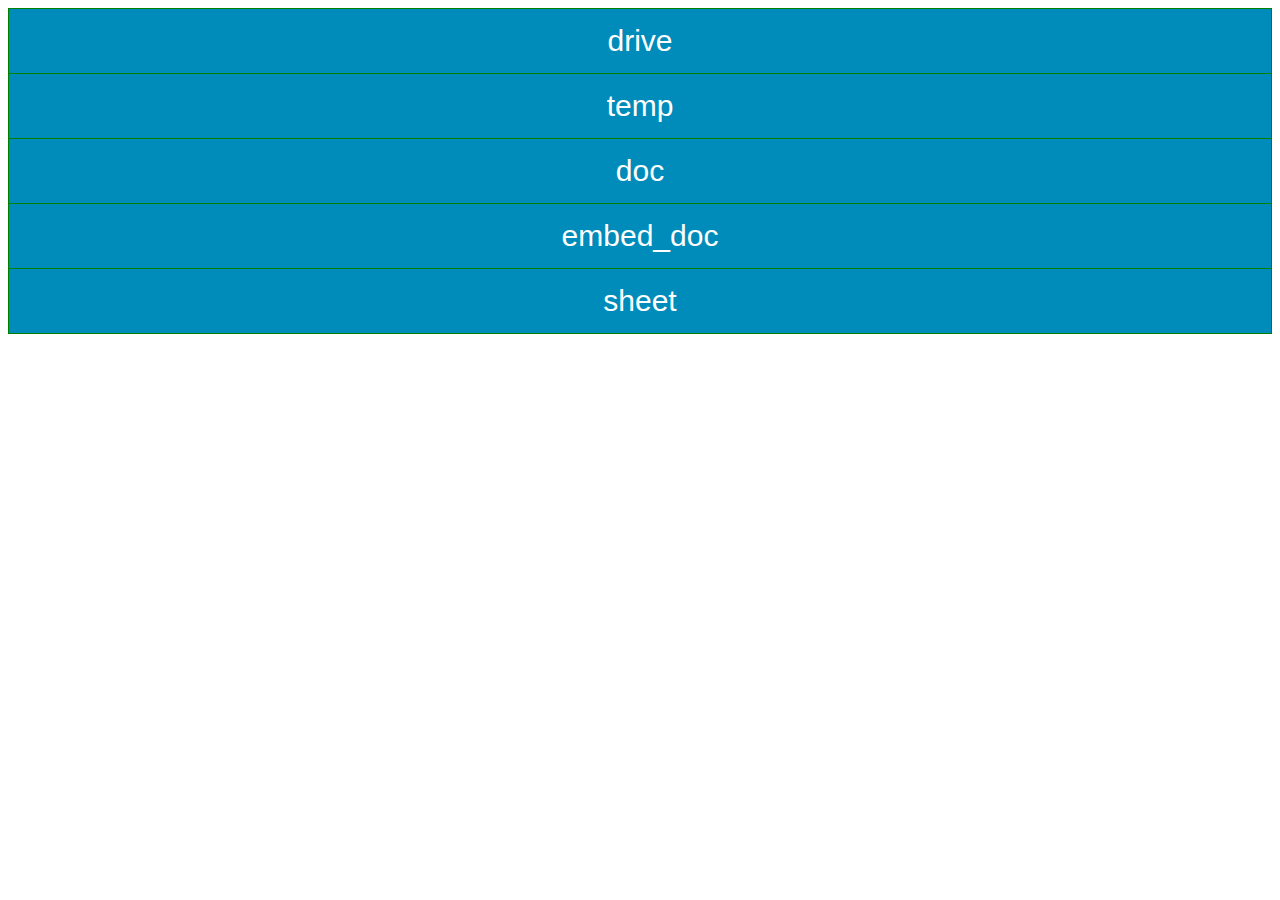
<file: index.html>
<!DOCTYPE html>
<html>
<head>
<style>
.btn-group .button {
  background-color: #008CBA; /* Green */
  border: 1px solid green;
  color: white;
  padding: 15px 32px;
  text-align: center;
  text-decoration: none;
  font-size: 30px;
  cursor: pointer;
  width: 100%;
  display: block;
}

.btn-group .button:not(:last-child) {
  border-bottom: none; /* Prevent double borders */
}

.btn-group .button:hover {
  background-color: #555555;
}
</style>
</head>
<body>


<div class="btn-group">
  <button class="button" onclick="lib_drive()">drive</button>
  <button class="button" onclick="temp_drive()">temp</button>
  <button class="button" onclick="docs()">doc</button>
  <button class="button" onclick="docEmbed()">embed_doc</button>
  <button class="button" onclick="memory()">sheet</button>
</div>

<script>
function lib_drive() {
  location.replace("https://drive.google.com/drive/folders/10FNjpzE1YbozESpbRoW8V3KlTNUkyiBJ?usp=sharing")
}
function temp_drive() {
 location.replace("https://drive.google.com/drive/folders/1WWHuy0bAdfNVrwMIIThRpZVAIBNpe0m8?usp=sharing") 
}
  function sheets() {
  location.replace("https://docs.google.com/spreadsheets/d/1V08WOS__2YvUXNyZuh3QTLnCNrUTDS6AhzGGvodEFC0/edit?usp=sharing")
}
  function docs() {
  location.replace("https://docs.google.com/document/d/13esZnPOUoU8DLZKzSLmVAOPVwB6wOnVuXstWMDgNmKs/edit?usp=sharing")
}
   function memory(){
     location.replace("https://docs.google.com/spreadsheets/d/1RnFIBKrLHOkotO6_RTWqY6Fy97OmZ63m_w-7wT6j664/edit?usp=sharing")
}
  function docEmbed(){
    location.replace("https://docs.google.com/document/d/e/2PACX-1vQfyoPQQBH2LdY3CWh-G_8agFislzLtAgfPr1XmzACok6Eaw0vf1aezQ00xEiGywTGFzGNnxZh91typ/pub")
  }
</script>
</body>
</html>
</file>
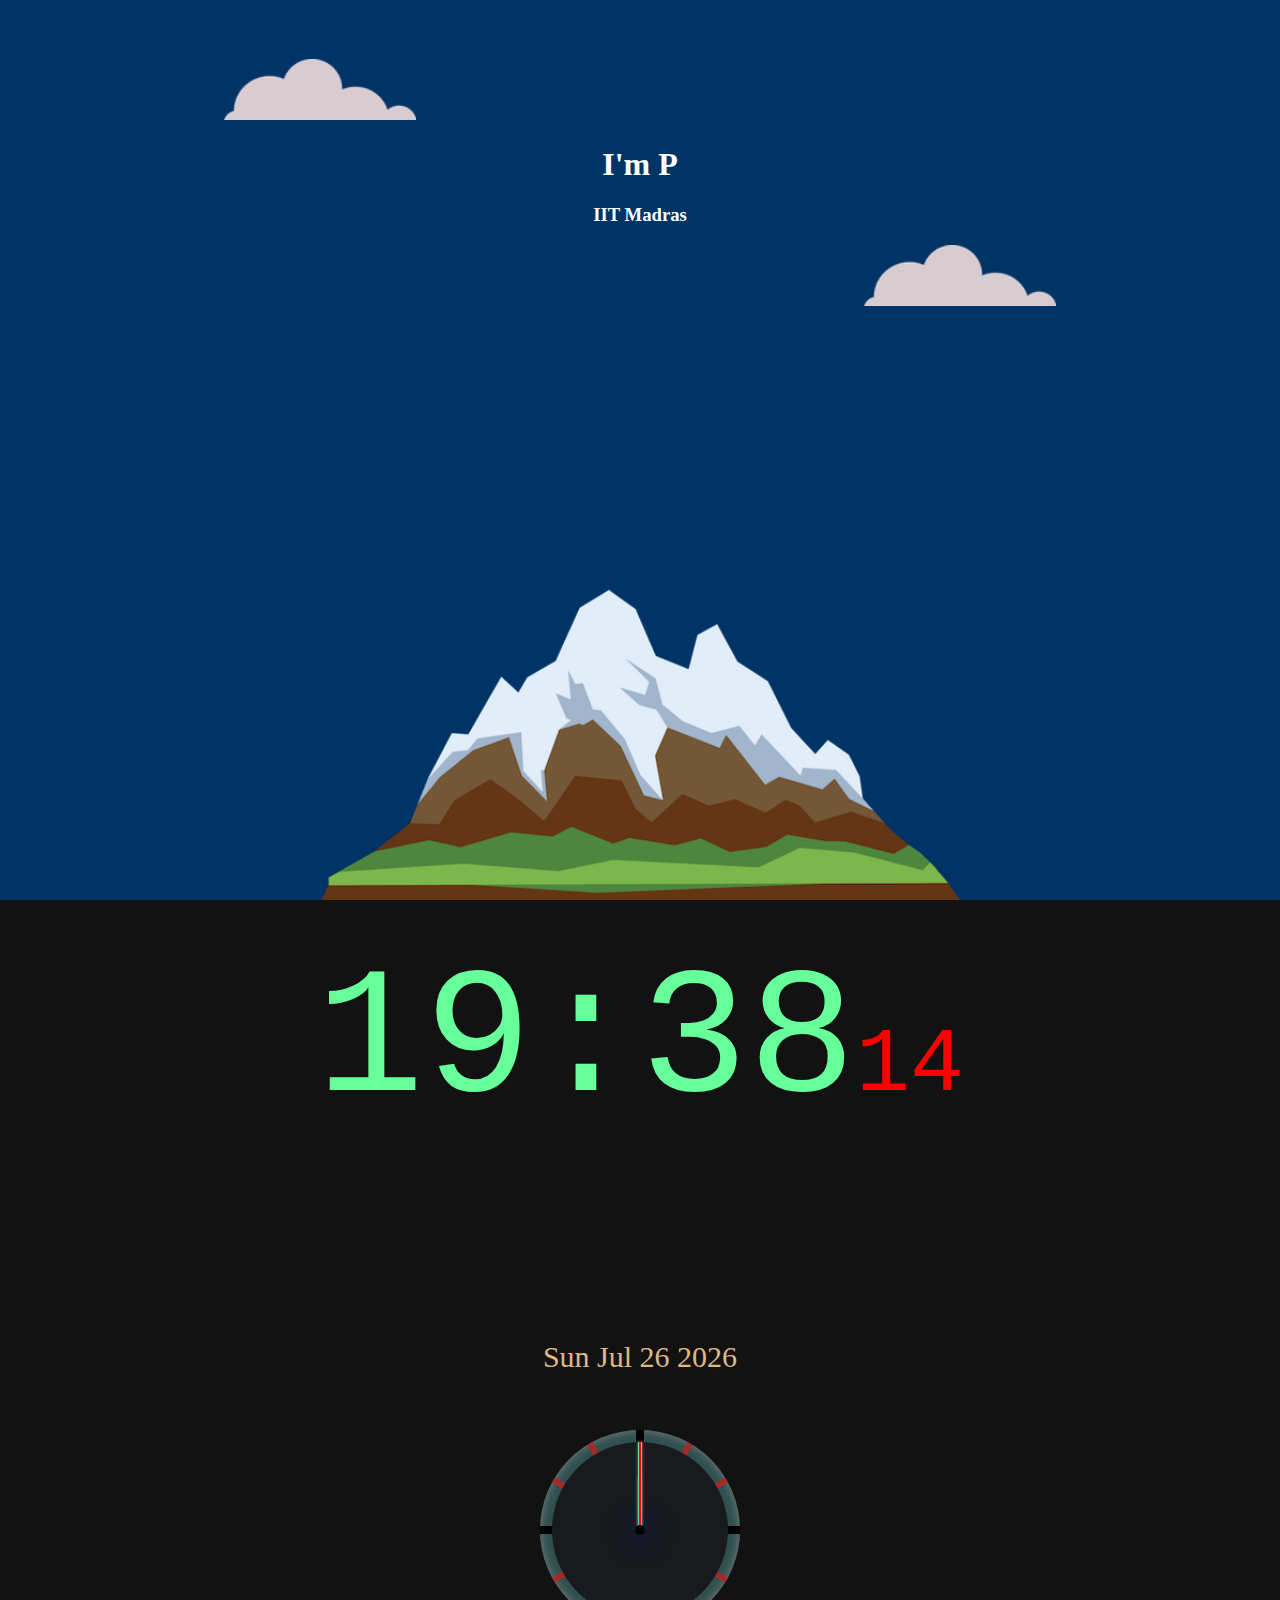
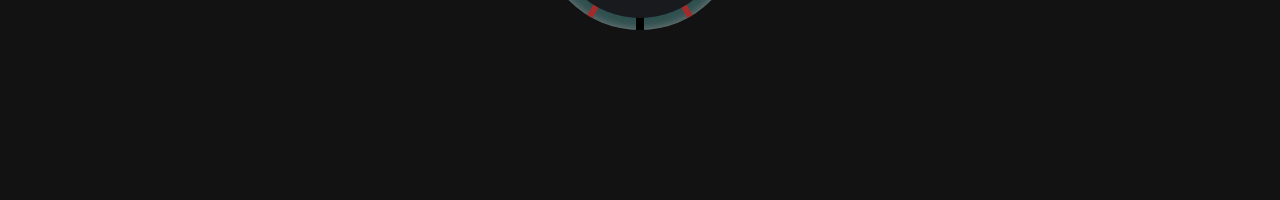
<file: def.html>
<!DOCTYPE html>
<html lang="en">

<head>
<!-- Global site tag (gtag.js) - Google Analytics -->
<script async src="https://www.googletagmanager.com/gtag/js?id=G-EG61SEC143"></script>
<script>
  window.dataLayer = window.dataLayer || [];
  function gtag(){dataLayer.push(arguments);}
  gtag('js', new Date());

  gtag('config', 'G-EG61SEC143');
</script>
  <link rel="apple-touch-icon" sizes="180x180" href="favicon/apple-touch-icon.png">
  <link rel="icon" type="image/png" sizes="32x32" href="favicon/favicon-32x32.png">
  <link rel="icon" type="image/png" sizes="16x16" href="favicon/favicon-16x16.png">
  <link rel="manifest" href="favicon/site.webmanifest">
  <script src="https://code.jquery.com/jquery-3.4.1.slim.min.js"
    integrity="sha384-J6qa4849blE2+poT4WnyKhv5vZF5SrPo0iEjwBvKU7imGFAV0wwj1yYfoRSJoZ+n" crossorigin="anonymous">
  </script>
  <link rel="stylesheet" href="css/styles.css">
  <link rel="stylesheet" href="css/css3clock.css">
  <meta charset="UTF-8">
  <meta name="viewport" content="width=device-width, initial-scale=1.0">
  <meta http-equiv="X-UA-Compatible" content="ie=edge">
  <title>^</title>
  <!-- <meta name="google-site-verification" content="uTVYpG2JuTL8aCCPGdQy4V6X-xWKUhMH5A2Sr_-s4Xk" /> -->

  
</head>

<body>


  <div class="intro">
    <img class="topImage" src="images/cloud.png" alt="cloudImage" onclick="w3_open()">
    <h1 style="color:white;" id="demo"></h1>
    <h3 style="color:white;">IIT Madras </h3>
    <img class="botImage" id="botImage" src="images/cloud.png" alt="cloudImage">
    <img class="mountainImage" src="images/mountain.png" alt="mountainImage" onclick="myfun2()">
  </div>

<div class="right1">
  <div class="w3-sidebar w3-bar-block w3-black" style="display:none" id="mySidebar">
    <button onclick="w3_close()" class="w3-bar-item w3-button w3-large">Close &times;</button>

    <button onclick="id_open()" class="w3-bar-item w3-button">frame</button>

    <!-- <button class="w3-button w3-block w3-left-align" onclick="myAccFunc('demoAcc')">Logic <i class="fa fa-caret-down"></i></button> -->
    <!-- <div id="demoAcc" class="w3-hide w3-white w3-card">
      <a href="https://www.braingle.com/" class="w3-bar-item w3-button">Braingle</a>
      <a href="https://www.gutenberg.org/files/52598/52598-h/52598-h.htm#ARITHMETICAL"
        class="w3-bar-item w3-button">Conundrum</a>
    </div> -->

    <!-- <a href="http://www.feynman.com/" class="w3-bar-item w3-button">Feynman</a> -->
  </div>
  <script>
    function w3_open() {
      // document.getElementById("mySidebar").style.width = "100%";
      if (document.getElementById("mySidebar").style.display == "block") {
        document.getElementById("mySidebar").style.display = "none";
      } else {
        document.getElementById("mySidebar").style.display = "block";
      }
    }

    function id_open() {
      // document.getElementById("mySidebar").style.width = "100%";
      if (document.getElementById("id01").style.display == "block") {
        document.getElementById("id01").style.display = "none";
      } else {
        document.getElementById("id01").style.display = "block";
      }
    }


    function w3_close() {
      document.getElementById("mySidebar").style.display = "none";
    }

    function refresh() {
      fra = document.getElementById("exc");
      fra.src += '';
    }

    function myAccFunc(hello) {
      var x = document.getElementById(hello);
      if (x.className.indexOf("w3-show") == -1) {
        x.className += " w3-show";
        x.previousElementSibling.className += " w3-green";
      } else {
        x.className = x.className.replace(" w3-show", "");
        x.previousElementSibling.className =
          x.previousElementSibling.className.replace(" w3-green", "");
      }
    }
  </script>


  <div id="id01" class="w3-modal">
    <div class="w3-modal-content w3-card-4 w3-animate-zoom">

      <div class="w3-bar w3-black">
        <button class="tablink w3-bar-item w3-button" onclick="openCity(event, 'excel')">excel</button>
        <button class="tablink w3-bar-item w3-button" onclick="openCity(event, 'word')">word</button>
        <button class="tablink w3-bar-item w3-button" onclick="openCity(event, 'ppt')">ppt</button>
        <button class="tablink w3-bar-item w3-button" onclick="openCity(event, 'ima')">image</button>
      </div>

      <div id="excel" class="w3-container w3-black city">
        <div class="ppt">
          <iframe id="exc" class="exc"
            src="https://docs.google.com/spreadsheets/d/e/2PACX-1vQbFzquFuhk1LecpwhWmsSGoOw1HuLS9q_kjqrdRMB1-CSuQWCsKcPa016YLJm_hGNgty9Uh1OV-i_s/pubhtml?widget=true&amp;headers=false&chrome=false"></iframe>
        </div>
      </div>

      <div id="word" class="w3-container w3-black city">
        <div class="ppt">
          <iframe
            src="https://docs.google.com/document/d/e/2PACX-1vRwPd9NfoJ9vcpukj-avElt4m8mVJ2z5hJMtr06b0dBkOnokwzPIv8_XLYzjJUUPzwY3Lzq2imZNR4R/pub?embedded=true"></iframe>
        </div>
      </div>

      <div id="ppt" class="w3-container w3-black city">
        <div class="ppt">
          <iframe
            src="https://docs.google.com/presentation/d/e/2PACX-1vSqfYPemut7OMkFShdqQ3BqhjAiT7p50j-j-tDHgm0X0hxSnClxuRq0Xbi4cRaZtNiXw4pa_UIlux9G/embed?start=true&loop=true&delayms=3000"
            frameborder="0" allowfullscreen="true" mozallowfullscreen="true" webkitallowfullscreen="true"></iframe>
        </div>
      </div>

      <div id="ima" class="w3-container w3-black city">
        <div class="ima">
          <img src="images/time table.png" style='width:100%;'>
        </div>
      </div>

      <div class="w3-container w3-black ">
        <button class="w3-button w3-right w3-black"
          onclick="document.getElementById('id01').style.display='none'">Close</button>
        <button class="w3-button w3-right w3-black" onclick="refresh()">Refresh</button>
      </div>

    </div>
  </div>
  <script>
    document.getElementsByClassName("tablink")[0].click();

    function openCity(evt, cityName) {
      var i, x, tablinks;
      x = document.getElementsByClassName("city");
      for (i = 0; i < x.length; i++) {
        x[i].style.display = "none";
      }
      tablinks = document.getElementsByClassName("tablink");
      for (i = 0; i < x.length; i++) {
        tablinks[i].classList.remove("w3-light-grey");
      }
      document.getElementById(cityName).style.display = "block";
      evt.currentTarget.classList.add("w3-light-grey");
    }
  </script>


</div>

  <div class="clockscreen">
    <div id="digiclock"></div>
    <div id="digical"></div>
    <div id="liveclock" class="outer_face">
      <div class="marker oneseven"></div>
      <div class="marker twoeight"></div>
      <div class="marker fourten"></div>
      <div class="marker fiveeleven"></div>
      <div class="outer_markers sticker steven"></div>
      <div class="inner_face">
        <div class="hand hour"></div>
        <div class="hand minute"></div>
        <div class="hand second"></div>
      </div>
    </div>
  </div>

</body>

</html>

<script src="js/clockscript.js"></script>
<script src="js/script.js"></script>
</file>
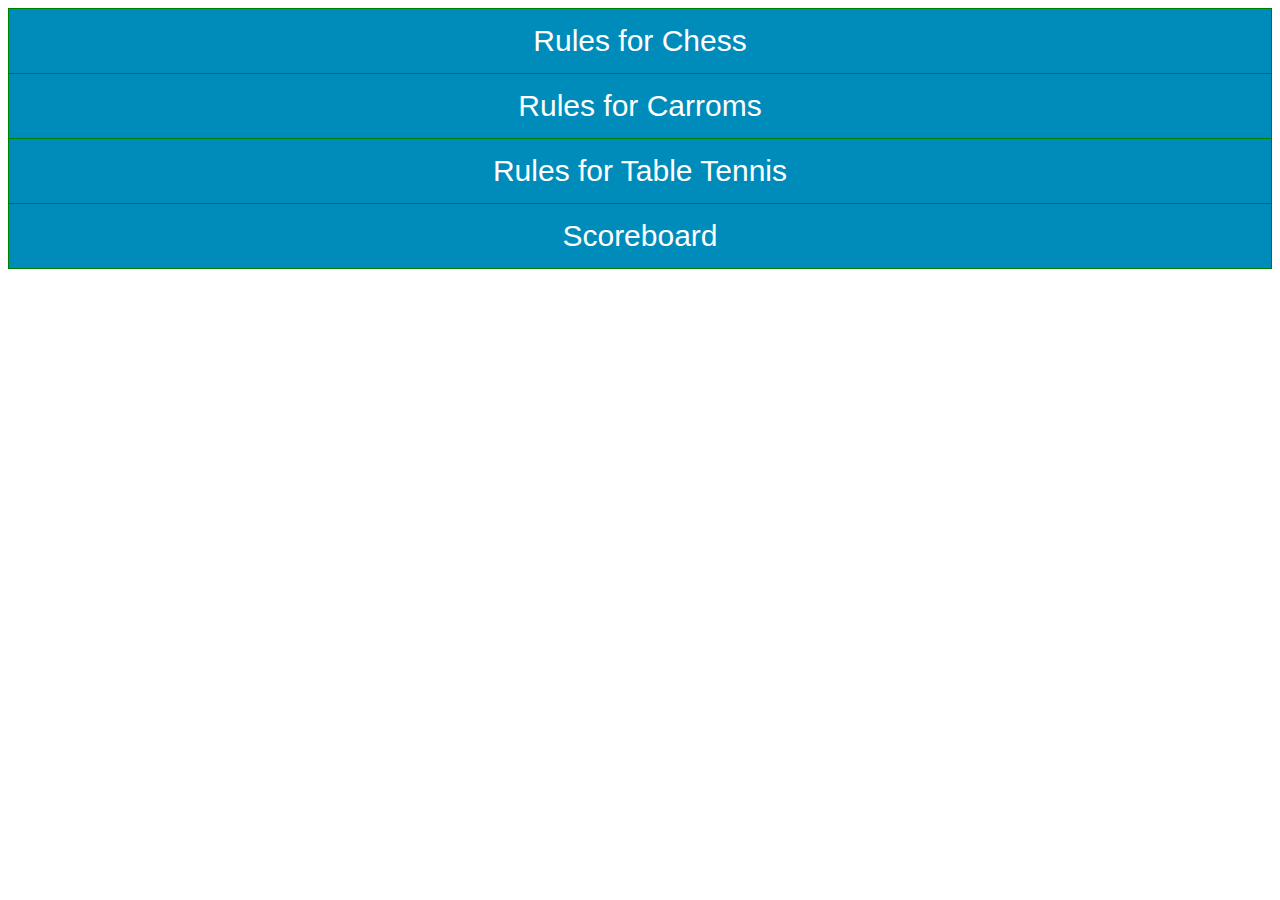
<file: game.html>
<!DOCTYPE html>
<html>
<head>
<style>
.btn-group .button {
  background-color: #008CBA; /* Green */
  border: 1px solid green;
  color: white;
  padding: 15px 32px;
  text-align: center;
  text-decoration: none;
  font-size: 30px;
  cursor: pointer;
  width: 100%;
  display: block;
}

.btn-group .button:not(:last-child) {
  border-bottom: none; /* Prevent double borders */
}

.btn-group .button:hover {
  background-color: #555555;
}
</style>
</head>
<body>


<div class="btn-group">
  <button class="button" onclick="lib_drive()">Rules for Chess</button>
  <button class="button" onclick="temp_drive()">Rules for Carroms</button>
  <button class="button" onclick="docs()">Rules for Table Tennis</button>
  <button class="button" onclick="docEmbed()">Scoreboard</button>
  <!-- <button class="button" onclick="memory()">sheet</button> -->
</div>

<script>
function lib_drive() {
  location.replace("https://docs.google.com/document/d/1dGSRq70Z7ro26EzA3EEWZliA6s8aSwM1aDsZXvbr8MM/edit?usp=sharing")
}
function temp_drive() {
 location.replace("https://docs.google.com/document/d/1aXeMmum7bttIPqRDLWGkco4M5h2a0SrFvGqxEz3epIs/edit?usp=sharing") 
}
  // function sheets() {
  // location.replace("https://docs.google.com/spreadsheets/d/1b_P0KVHt8Sm9YK_QJmtbAzMq6joYRLUXxS5HaeVi1DY/edit?usp=sharing")
// }
  function docs() {
  location.replace("https://docs.google.com/document/d/1Xb7N_oXQhsR9axEa4VIaZufpTaXimGMuWAGn_4OyN9o/edit?usp=sharing")
}
   // function memory(){
     // location.replace("https://docs.google.com/spreadsheets/d/1RnFIBKrLHOkotO6_RTWqY6Fy97OmZ63m_w-7wT6j664/edit?usp=sharing")
// }
  function docEmbed(){
    location.replace("https://docs.google.com/spreadsheets/d/1DvizAqEHL0B7wPn9ZgblxPzTdPrWOY6D8yKFaNbskms/edit?usp=sharing")
  }
</script>
</body>
</html>
</file>
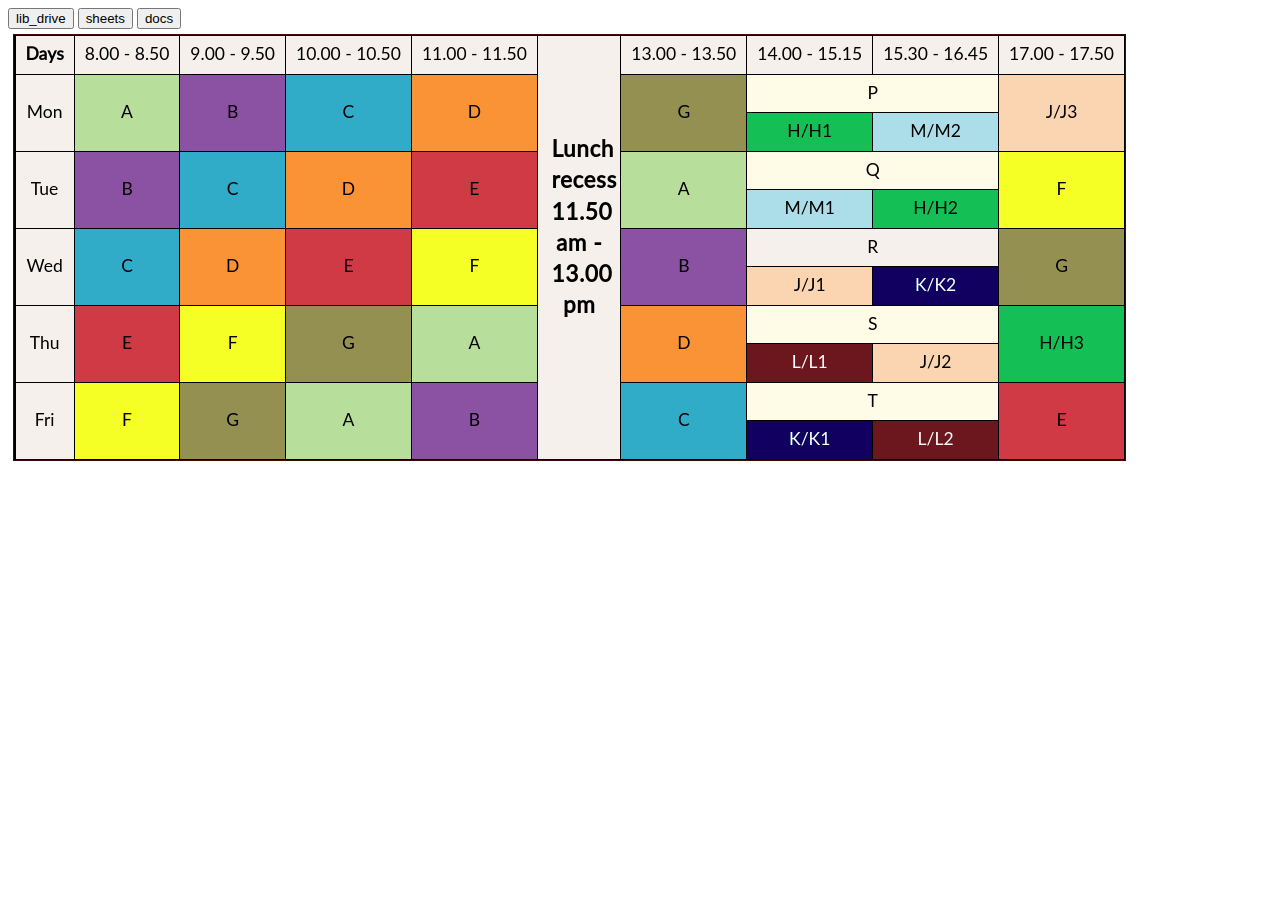
<file: lib.html>
<!DOCTYPE html>
<html>
<body>

<div>
<button onclick="lib_drive()">lib_drive</button>
<button onclick="sheets()">sheets</button>
<button onclick="docs()">docs</button>

  </div>
 <div>
<img src="images\timetable.png">
  </div>
 <script>
function lib_drive() {
  location.replace("https://drive.google.com/drive/folders/10FNjpzE1YbozESpbRoW8V3KlTNUkyiBJ")
}

  function sheets() {
  location.replace("https://docs.google.com/spreadsheets/d/1V08WOS__2YvUXNyZuh3QTLnCNrUTDS6AhzGGvodEFC0/edit?usp=sharing")
}
  function docs() {
  location.replace("https://docs.google.com/document/d/13esZnPOUoU8DLZKzSLmVAOPVwB6wOnVuXstWMDgNmKs/edit?usp=sharing")
}
</script>

</body>
</html>
</file>
<file: css/styles.css>
#id01{
  display:none;
}

.intro,
.clockscreen,.right1 {
  height: 100vh;
  width:100vw;
  scroll-snap-align: start;
  text-align: center;
  box-sizing: border-box;
}
.right1{
margin-top:-100vh;
margin-left:100vw;
}

.ppt{
  height:100%;
  width:100%;
  text-align: center;
}

.w3-modal,#id-01{
  padding-top:0 !important;
}

iframe{
  height:80vh;
  width: 100vw;
  margin: 0;
  text-align:center;
  border-width: 0;
  overflow:visible;
}

/* html {
  scroll-snap-type: mandatory;
  scroll-snap-points-y: repeat(100vh);
  scroll-snap-type: y mandatory;
} */


body {
  /* scroll-snap-type: mandatory; */
  position: relative;
  margin: 0;
  background-color: #121212;
  color: skyblue;
}

/* Hide scrollbar for Chrome, Safari and Opera */
body::-webkit-scrollbar {
  display: none;
}

/* Hide scrollbar for IE, Edge and Firefox */
body {
  -ms-overflow-style: none;
  /* IE and Edge */
  scrollbar-width: none;
  /* Firefox */
}

h2,
h3 {
  text-align: center;
}

.intro {
  position: relative;
  padding-top: 59px;
  text-align: center;
  background-color: #003366;
  color: black;
  width: auto;
  height: 100vh;
}

.botImage {
  position: relative;
  width: 15%;
  left: 25vw;
}

.topImage {
  position: relative;
  width: 15%;
  right: 25vw;
}

.mountainImage {
  position: absolute;
  width: 50vw;
  height: auto;
  bottom: 0;
  left: 25vw;
}

.outerface {
  width: 50%;
  position: relative;
}

#digiclock {
  font-family: 'Consolas', monospace;
  color: #66ff99;
  font-size: 20vh;
  position: center;
  text-align: center;
  padding-top: 40px;
  padding-bottom: 40px;
  height: 40vh;
}
#digical{
  height:10vh;
  color:burlywood;
  font-size:30px;
}
#millisec{
  font-size:10vh;
  color:red;
  display:inline;
}

@media screen and (max-width:600px) {
  .mountainImage {
    width: 100%;
    left: 0;
  }

  .botImage,
  .topImage {
    width: 25vw;
    height: auto;
  }

  #digiclock {
    font-size: 47px;
  }
}

button,a{
  width:20vw;
  height:10vh;
}
</file>
<file: css/css3clock.css>
.outer_face {
    position: relative;
    width: 200px;
    height: 200px;
    border-radius: 200px;
    /* clock round corner radius */
    background: darkslategray;
    box-shadow: inset 0 0 10px gray;
    border: 0 solid gray;
    /* thickness of outer border */
    margin: auto;

}

.outer_face::before,
.outer_face::after,
.outer_face .marker {
    /* time markers syle */
    content: "";
    position: absolute;
    width: 8px;
    /* width of 12-6 and 3-9 markers */
    height: 100%;
    background: black;
    z-index: 0;
    left: 50%;
    margin-left: -4px;
    /* set this value of 1/2 marker width */
    top: 0
}

.outer_face::after {
    -moz-transform: rotate(90deg);
    -ms-transform: rotate(90deg);
    -webkit-transform: rotate(90deg);
    transform: rotate(90deg)
}

.outer_face .marker {
    background: brown;
    width: 6px;
    /* width of all other markers */
    margin-left: -3px
        /* set this value of 1/2 marker width */
}

.outer_face .marker.oneseven {
    -moz-transform: rotate(30deg);
    -ms-transform: rotate(30deg);
    -webkit-transform: rotate(30deg);
    transform: rotate(30deg)
}

.outer_face .marker.twoeight {
    -moz-transform: rotate(60deg);
    -ms-transform: rotate(60deg);
    -webkit-transform: rotate(60deg);
    transform: rotate(60deg)
}

.outer_face .marker.fourten {
    -moz-transform: rotate(120deg);
    -ms-transform: rotate(120deg);
    -webkit-transform: rotate(120deg);
    transform: rotate(120deg)
}

.outer_face .marker.fiveeleven {
    -moz-transform: rotate(150deg);
    -ms-transform: rotate(150deg);
    -webkit-transform: rotate(150deg);
    transform: rotate(150deg)
}

.inner_face {
    position: relative;
    width: 88%;
    height: 88%;
    background: #181a1d;
    -moz-border-radius: 1000px;
    -webkit-border-radius: 1000px;
    border-radius: 1000px;
    z-index: 1000;
    left: 6%;
    /* set this value of 1/2 width value*/
    top: 6%
        /* set this value of 1/2 height value*/
}

.inner_face::before {
    /* clock center circle small */
    content: "";
    width: 10px;
    /* width of inner circle */
    height: 10px;
    /* height of inner circle */
    border-radius: 18px;
    margin-left: -5px;
    /* set this value of 1/2 width value*/
    margin-top: -5px;
    /* set this value of 1/2 height value*/
    background: black;
    position: absolute;
    top: 50%;
    left: 50%;
    box-shadow: 0 0 30px blue;
}

.inner_face::after {
    /* content: ; */
    position: absolute;
    width: 100%;
    font: normal 0.8em Arial;
    color: gray;
    text-align: center;
    top: 85%
}

.hand,
.hand.hour {
    position: absolute;
    width: 3px;
    /* width of hour hand */
    height: 30%;
    /* height of hour hand */
    top: 20%;
    /* set top to 50% - height */
    left: 50%;
    margin-left: -2px;
    /* set this value to 1/2 width */
    background: #66ff99;
    -moz-transform: rotate(0deg);
    -ms-transform: rotate(0deg);
    -webkit-transform: rotate(0deg);
    transform: rotate(0deg);
    -moz-transform-origin: bottom;
    -ms-transform-origin: bottom;
    -webkit-transform-origin: bottom;
    transform-origin: bottom;
    z-index: -1;
    -moz-box-shadow: 0 0 3px gray;
    -webkit-box-shadow: 0 0 3px gray;
    box-shadow: 0 0 3px gray
}

.hand.minute {
    height: 50%;
    /* height of min hand */
    top: 0%;
    /* set top to 50% - height */
    width: 4px;
    /* width of min hand */
    margin-left: -2.5px;
    /* set this value to 1/2 width */
}

.hand.second {
    height: 50%;
    /* height of sec hand */
    width: 2px;
    /* width of sec hand */
    margin-left: -1px;
    /* set this value to 1/2 width */
    top: 0;
    background: red;
}
</file>
